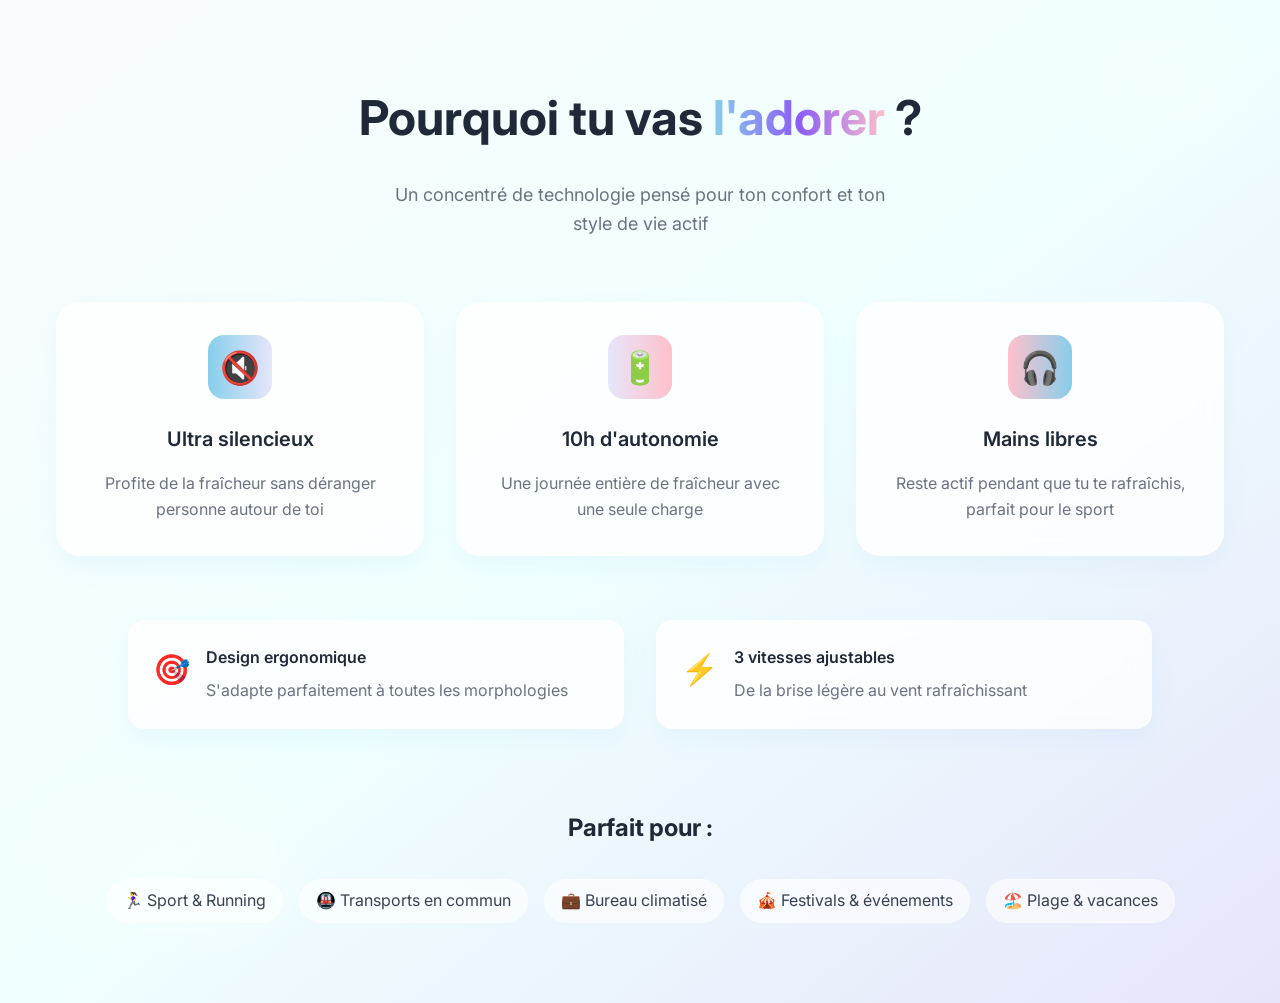
<file: html-export/benefits-section.html>
<!DOCTYPE html>
<html lang="fr">
<head>
    <meta charset="UTF-8">
    <meta name="viewport" content="width=device-width, initial-scale=1.0">
    <title>Benefits Section</title>
    <link rel="stylesheet" href="benefits-styles.css">
</head>
<body>
    <section class="benefits-section">
        <!-- Nuages décoratifs -->
        <div class="background-clouds">
            <div class="cloud cloud-benefits-1"></div>
            <div class="cloud cloud-benefits-2"></div>
        </div>

        <div class="container">
            <div class="section-header">
                <h2 class="section-title">
                    Pourquoi tu vas <span class="gradient-text">l'adorer</span> ?
                </h2>
                <p class="section-description">
                    Un concentré de technologie pensé pour ton confort et ton style de vie actif
                </p>
            </div>

            <!-- Bénéfices principaux avec icônes -->
            <div class="benefits-grid">
                <div class="benefit-card">
                    <div class="benefit-icon icon-blue">
                        🔇
                    </div>
                    <h3 class="benefit-title">Ultra silencieux</h3>
                    <p class="benefit-description">
                        Profite de la fraîcheur sans déranger personne autour de toi
                    </p>
                </div>

                <div class="benefit-card">
                    <div class="benefit-icon icon-purple">
                        🔋
                    </div>
                    <h3 class="benefit-title">10h d'autonomie</h3>
                    <p class="benefit-description">
                        Une journée entière de fraîcheur avec une seule charge
                    </p>
                </div>

                <div class="benefit-card">
                    <div class="benefit-icon icon-pink">
                        🎧
                    </div>
                    <h3 class="benefit-title">Mains libres</h3>
                    <p class="benefit-description">
                        Reste actif pendant que tu te rafraîchis, parfait pour le sport
                    </p>
                </div>
            </div>

            <!-- Bénéfices secondaires -->
            <div class="additional-benefits">
                <div class="additional-benefit">
                    <div class="benefit-emoji">🎯</div>
                    <div class="benefit-content">
                        <h4 class="additional-benefit-title">Design ergonomique</h4>
                        <p class="additional-benefit-description">S'adapte parfaitement à toutes les morphologies</p>
                    </div>
                </div>

                <div class="additional-benefit">
                    <div class="benefit-emoji">⚡</div>
                    <div class="benefit-content">
                        <h4 class="additional-benefit-title">3 vitesses ajustables</h4>
                        <p class="additional-benefit-description">De la brise légère au vent rafraîchissant</p>
                    </div>
                </div>
            </div>

            <!-- Section "Parfait pour" -->
            <div class="perfect-for-section">
                <h3 class="perfect-for-title">Parfait pour :</h3>
                <div class="use-cases">
                    <span class="use-case">🏃‍♀️ Sport & Running</span>
                    <span class="use-case">🚇 Transports en commun</span>
                    <span class="use-case">💼 Bureau climatisé</span>
                    <span class="use-case">🎪 Festivals & événements</span>
                    <span class="use-case">🏖️ Plage & vacances</span>
                </div>
            </div>
        </div>
    </section>
</body>
</html>
</file>
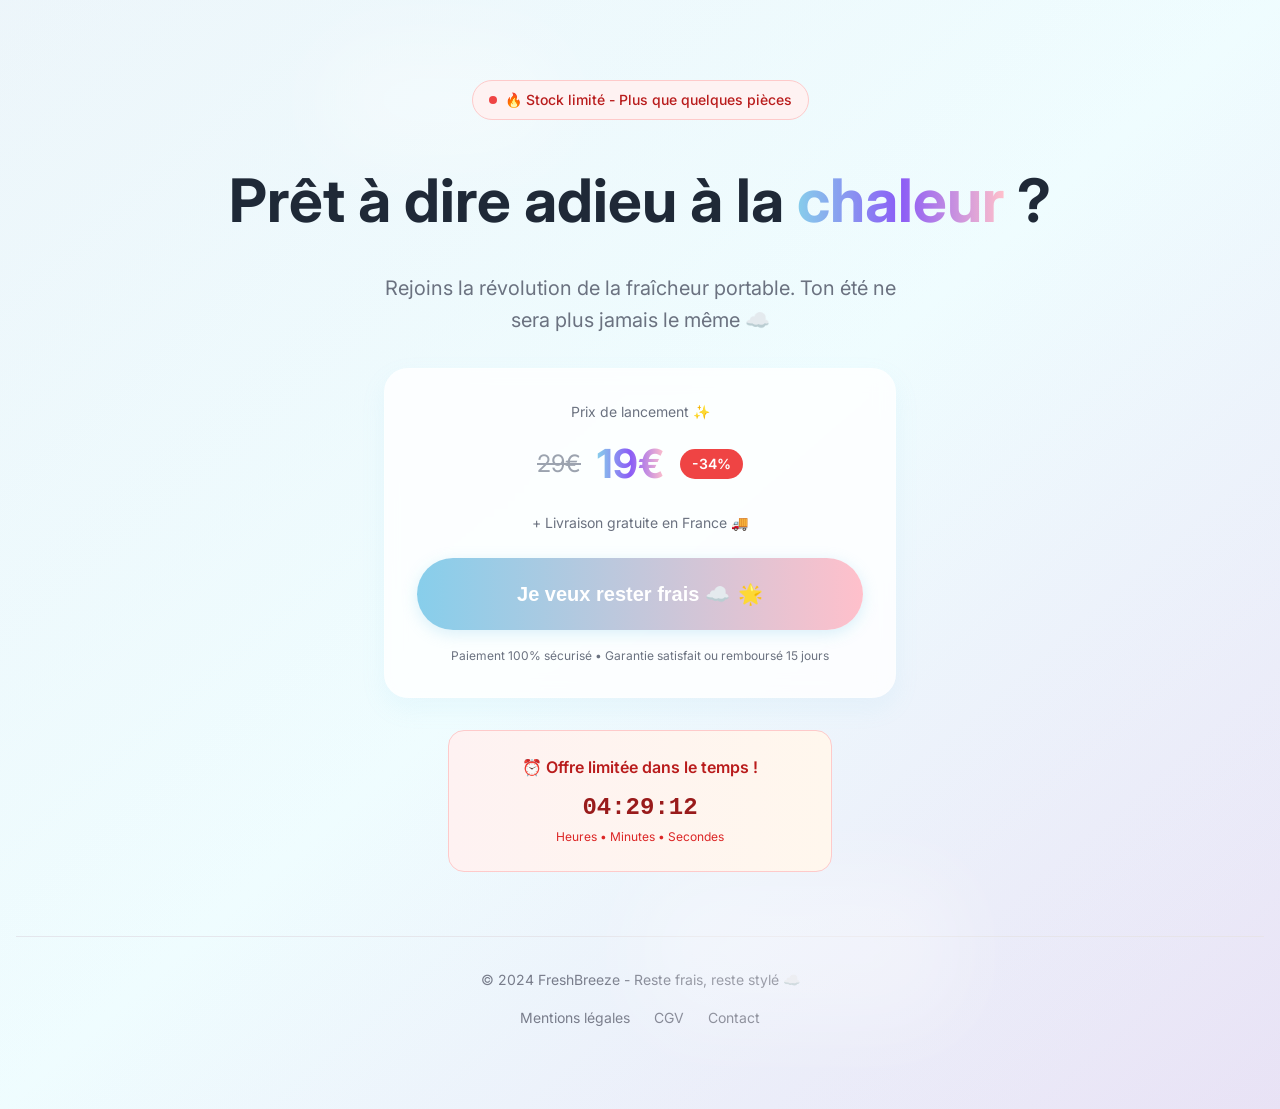
<file: html-export/cta-section.html>
<!DOCTYPE html>
<html lang="fr">
<head>
    <meta charset="UTF-8">
    <meta name="viewport" content="width=device-width, initial-scale=1.0">
    <title>CTA Section</title>
    <link rel="stylesheet" href="cta-styles.css">
</head>
<body>
    <section class="cta-section">
        <!-- Fond dégradé dramatique -->
        <div class="dramatic-background"></div>
        
        <!-- Nuages animés -->
        <div class="background-clouds">
            <div class="cloud cloud-cta-1"></div>
            <div class="cloud cloud-cta-2"></div>
        </div>

        <div class="container">
            <div class="cta-content">
                <!-- Badge urgence -->
                <div class="urgency-badge">
                    <span class="urgency-dot"></span>
                    <span class="urgency-text">🔥 Stock limité - Plus que quelques pièces</span>
                </div>

                <!-- Titre principal -->
                <h2 class="cta-title">
                    Prêt à dire adieu à la <span class="gradient-text">chaleur</span> ?
                </h2>

                <p class="cta-description">
                    Rejoins la révolution de la fraîcheur portable. Ton été ne sera plus jamais le même ☁️
                </p>

                <!-- Offre spéciale -->
                <div class="special-offer">
                    <div class="offer-header">
                        <div class="launch-price">Prix de lancement ✨</div>
                        <div class="price-comparison">
                            <span class="old-price-large">29€</span>
                            <span class="current-price-large">19€</span>
                            <span class="discount-badge">-34%</span>
                        </div>
                        <div class="shipping-info">+ Livraison gratuite en France 🚚</div>
                    </div>

                    <!-- Bouton principal -->
                    <button class="main-cta-button">
                        Je veux rester frais ☁️
                        <span class="button-star">🌟</span>
                    </button>

                    <div class="security-info">Paiement 100% sécurisé • Garantie satisfait ou remboursé 15 jours</div>
                </div>

                <!-- Countdown timer simulé -->
                <div class="countdown-timer">
                    <div class="timer-label">⏰ Offre limitée dans le temps !</div>
                    <div class="timer-display">23:45:12</div>
                    <div class="timer-units">Heures • Minutes • Secondes</div>
                </div>
            </div>
        </div>

        <!-- Footer simple -->
        <footer class="simple-footer">
            <div class="footer-content">
                <p class="footer-copyright">© 2024 FreshBreeze - Reste frais, reste stylé ☁️</p>
                <div class="footer-links">
                    <a href="#" class="footer-link">Mentions légales</a>
                    <a href="#" class="footer-link">CGV</a>
                    <a href="#" class="footer-link">Contact</a>
                </div>
            </div>
        </footer>
    </section>

    <script>
        // Countdown timer simulation
        function updateCountdown() {
            const timer = document.querySelector('.timer-display');
            if (timer) {
                const now = new Date().getTime();
                const tomorrow = new Date();
                tomorrow.setDate(tomorrow.getDate() + 1);
                tomorrow.setHours(0, 0, 0, 0);
                
                const distance = tomorrow - now;
                
                const hours = Math.floor((distance % (1000 * 60 * 60 * 24)) / (1000 * 60 * 60));
                const minutes = Math.floor((distance % (1000 * 60 * 60)) / (1000 * 60));
                const seconds = Math.floor((distance % (1000 * 60)) / 1000);
                
                timer.textContent = `${hours.toString().padStart(2, '0')}:${minutes.toString().padStart(2, '0')}:${seconds.toString().padStart(2, '0')}`;
            }
        }

        // Mettre à jour le countdown chaque seconde
        setInterval(updateCountdown, 1000);
        updateCountdown();

        // Gestion des clics sur les boutons CTA
        document.querySelectorAll('.main-cta-button').forEach(button => {
            button.addEventListener('click', () => {
                console.log('Rediriger vers la page de commande');
                // window.location.href = '/checkout';
            });
        });
    </script>
</body>
</html>
</file>
<file: html-export/benefits-styles.css>
/* Fonts */
@import url('https://fonts.googleapis.com/css2?family=Inter:wght@300;400;500;600;700&display=swap');

/* Variables CSS pour Benefits Section */
:root {
  --sky-blue: #87ceeb;
  --lavender: #e6e6fa;
  --pastel-pink: #ffc0cb;
  --cloud-white: #f8fafc;
  --mint-fresh: #f0ffff;
}

/* Base styles */
* {
  margin: 0;
  padding: 0;
  box-sizing: border-box;
}

body {
  font-family: 'Inter', sans-serif;
  background: linear-gradient(to bottom right, var(--cloud-white), var(--mint-fresh), var(--lavender));
  color: #374151;
  line-height: 1.6;
}

.container {
  max-width: 1200px;
  margin: 0 auto;
  padding: 0 1rem;
}

/* Gradient text */
.gradient-text {
  background: linear-gradient(to right, var(--sky-blue), #8b5cf6, var(--pastel-pink));
  -webkit-background-clip: text;
  -webkit-text-fill-color: transparent;
  background-clip: text;
}

/* Cloud effects */
.background-clouds {
  position: absolute;
  inset: 0;
  pointer-events: none;
  overflow: hidden;
}

.cloud {
  position: absolute;
  background: rgba(255, 255, 255, 0.3);
  border-radius: 50px;
  filter: blur(40px);
  animation: float 6s ease-in-out infinite;
}

@keyframes float {
  0%, 100% { transform: translateY(0px); }
  50% { transform: translateY(-20px); }
}

/* BENEFITS SECTION */
.benefits-section {
  padding: 5rem 1rem;
  position: relative;
}

.cloud-benefits-1 {
  top: 2.5rem;
  right: 2.5rem;
  width: 10rem;
  height: 5rem;
}

.cloud-benefits-2 {
  bottom: 5rem;
  left: 2.5rem;
  width: 15rem;
  height: 7.5rem;
}

.section-header {
  text-align: center;
  margin-bottom: 4rem;
}

.section-title {
  font-size: clamp(1.875rem, 6vw, 3rem);
  font-weight: 700;
  margin-bottom: 1.5rem;
  color: #1f2937;
}

.section-description {
  font-size: 1.125rem;
  color: #6b7280;
  max-width: 32rem;
  margin: 0 auto;
}

.benefits-grid {
  display: grid;
  grid-template-columns: repeat(auto-fit, minmax(300px, 1fr));
  gap: 2rem;
  margin-bottom: 4rem;
}

.benefit-card {
  background: rgba(255, 255, 255, 0.8);
  backdrop-filter: blur(10px);
  border: 1px solid rgba(255, 255, 255, 0.2);
  box-shadow: 0 10px 25px rgba(135, 206, 235, 0.1);
  border-radius: 24px;
  padding: 2rem;
  text-align: center;
  height: 100%;
  transition: all 0.3s ease;
}

.benefit-card:hover {
  transform: scale(1.05);
}

.benefit-icon {
  display: inline-flex;
  align-items: center;
  justify-content: center;
  width: 4rem;
  height: 4rem;
  border-radius: 16px;
  margin-bottom: 1.5rem;
  font-size: 2rem;
  transition: transform 0.3s ease;
}

.benefit-card:hover .benefit-icon {
  transform: scale(1.1);
}

.icon-blue {
  background: linear-gradient(to right, var(--sky-blue), var(--lavender));
}

.icon-purple {
  background: linear-gradient(to right, var(--lavender), var(--pastel-pink));
}

.icon-pink {
  background: linear-gradient(to right, var(--pastel-pink), var(--sky-blue));
}

.benefit-title {
  font-size: 1.25rem;
  font-weight: 600;
  margin-bottom: 1rem;
  color: #1f2937;
}

.benefit-description {
  color: #6b7280;
  line-height: 1.6;
}

.additional-benefits {
  display: grid;
  grid-template-columns: repeat(auto-fit, minmax(400px, 1fr));
  gap: 2rem;
  max-width: 64rem;
  margin: 0 auto 5rem;
}

.additional-benefit {
  background: rgba(255, 255, 255, 0.8);
  backdrop-filter: blur(10px);
  border: 1px solid rgba(255, 255, 255, 0.2);
  box-shadow: 0 10px 25px rgba(135, 206, 235, 0.1);
  border-radius: 16px;
  padding: 1.5rem;
  display: flex;
  align-items: flex-start;
  gap: 1rem;
  transition: all 0.3s ease;
}

.additional-benefit:hover {
  transform: scale(1.05);
}

.benefit-emoji {
  font-size: 1.875rem;
}

.additional-benefit-title {
  font-weight: 600;
  color: #1f2937;
  margin-bottom: 0.5rem;
}

.additional-benefit-description {
  color: #6b7280;
}

.perfect-for-section {
  text-align: center;
}

.perfect-for-title {
  font-size: 1.5rem;
  font-weight: 700;
  margin-bottom: 2rem;
  color: #1f2937;
}

.use-cases {
  display: flex;
  flex-wrap: wrap;
  justify-content: center;
  gap: 1rem;
}

.use-case {
  background: rgba(255, 255, 255, 0.6);
  backdrop-filter: blur(10px);
  padding: 0.5rem 1rem;
  border-radius: 50px;
  border: 1px solid rgba(255, 255, 255, 0.3);
  color: #374151;
  transition: transform 0.3s ease;
  cursor: pointer;
}

.use-case:hover {
  transform: scale(1.05);
}

/* Responsive Design */
@media (max-width: 768px) {
  .benefits-grid {
    grid-template-columns: 1fr;
  }
  
  .additional-benefits {
    grid-template-columns: 1fr;
  }
}
</file>
<file: html-export/cta-styles.css>
/* Fonts */
@import url('https://fonts.googleapis.com/css2?family=Inter:wght@300;400;500;600;700&display=swap');

/* Variables CSS pour CTA Section */
:root {
  --sky-blue: #87ceeb;
  --lavender: #e6e6fa;
  --pastel-pink: #ffc0cb;
  --cloud-white: #f8fafc;
  --mint-fresh: #f0ffff;
}

/* Base styles */
* {
  margin: 0;
  padding: 0;
  box-sizing: border-box;
}

body {
  font-family: 'Inter', sans-serif;
  background: linear-gradient(to bottom right, var(--cloud-white), var(--mint-fresh), var(--lavender));
  color: #374151;
  line-height: 1.6;
}

.container {
  max-width: 1200px;
  margin: 0 auto;
  padding: 0 1rem;
}

/* Gradient text */
.gradient-text {
  background: linear-gradient(to right, var(--sky-blue), #8b5cf6, var(--pastel-pink));
  -webkit-background-clip: text;
  -webkit-text-fill-color: transparent;
  background-clip: text;
}

/* Cloud effects */
.background-clouds {
  position: absolute;
  inset: 0;
  pointer-events: none;
  overflow: hidden;
}

.cloud {
  position: absolute;
  background: rgba(255, 255, 255, 0.3);
  border-radius: 50px;
  filter: blur(40px);
  animation: float 6s ease-in-out infinite;
}

@keyframes float {
  0%, 100% { transform: translateY(0px); }
  50% { transform: translateY(-20px); }
}

@keyframes pulse-soft {
  0%, 100% { opacity: 1; }
  50% { opacity: 0.8; }
}

/* CTA SECTION */
.cta-section {
  padding: 5rem 1rem;
  position: relative;
  overflow: hidden;
}

.dramatic-background {
  position: absolute;
  inset: 0;
  background: linear-gradient(to bottom right, var(--sky-blue), var(--lavender), var(--pastel-pink));
  opacity: 0.1;
}

.cloud-cta-1 {
  top: 2.5rem;
  left: 25%;
  width: 15rem;
  height: 7.5rem;
}

.cloud-cta-2 {
  bottom: 5rem;
  right: 25%;
  width: 20rem;
  height: 10rem;
  animation-delay: 1.5s;
}

.cta-content {
  max-width: 64rem;
  margin: 0 auto;
  text-align: center;
  position: relative;
  z-index: 10;
}

.urgency-badge {
  display: inline-flex;
  align-items: center;
  gap: 0.5rem;
  background: #fef2f2;
  border: 1px solid #fecaca;
  padding: 0.5rem 1rem;
  border-radius: 50px;
  margin-bottom: 2rem;
  animation: pulse-soft 2s infinite;
}

.urgency-dot {
  width: 0.5rem;
  height: 0.5rem;
  background: #ef4444;
  border-radius: 50%;
  animation: pulse 2s infinite;
}

@keyframes pulse {
  0%, 100% { transform: scale(1); }
  50% { transform: scale(1.1); }
}

.urgency-text {
  color: #b91c1c;
  font-weight: 500;
  font-size: 0.875rem;
}

.cta-title {
  font-size: clamp(2.5rem, 8vw, 3.75rem);
  font-weight: 700;
  margin-bottom: 1.5rem;
  color: #1f2937;
}

.cta-description {
  font-size: 1.25rem;
  color: #6b7280;
  margin-bottom: 2rem;
  max-width: 32rem;
  margin-left: auto;
  margin-right: auto;
}

.special-offer {
  background: rgba(255, 255, 255, 0.8);
  backdrop-filter: blur(10px);
  border: 1px solid rgba(255, 255, 255, 0.2);
  box-shadow: 0 10px 25px rgba(135, 206, 235, 0.1);
  border-radius: 24px;
  padding: 2rem;
  margin-bottom: 2rem;
  max-width: 32rem;
  margin-left: auto;
  margin-right: auto;
}

.offer-header {
  text-align: center;
  margin-bottom: 1.5rem;
}

.launch-price {
  font-size: 0.875rem;
  color: #6b7280;
  margin-bottom: 0.5rem;
}

.price-comparison {
  display: flex;
  align-items: center;
  justify-content: center;
  gap: 1rem;
  margin-bottom: 1rem;
}

.old-price-large {
  font-size: 1.5rem;
  color: #9ca3af;
  text-decoration: line-through;
}

.current-price-large {
  font-size: 2.5rem;
  font-weight: 700;
  background: linear-gradient(to right, var(--sky-blue), #8b5cf6, var(--pastel-pink));
  -webkit-background-clip: text;
  -webkit-text-fill-color: transparent;
  background-clip: text;
}

.discount-badge {
  background: #ef4444;
  color: white;
  padding: 0.25rem 0.75rem;
  border-radius: 50px;
  font-size: 0.875rem;
  font-weight: 600;
}

.shipping-info {
  font-size: 0.875rem;
  color: #6b7280;
}

.main-cta-button {
  background: linear-gradient(to right, var(--sky-blue), var(--pastel-pink));
  color: white;
  border: none;
  font-size: 1.25rem;
  padding: 1.5rem 3rem;
  width: 100%;
  margin-bottom: 1rem;
  border-radius: 50px;
  font-weight: 600;
  cursor: pointer;
  transition: all 0.3s ease;
  box-shadow: 0 4px 15px rgba(135, 206, 235, 0.3);
  display: inline-flex;
  align-items: center;
  justify-content: center;
  gap: 0.5rem;
}

.main-cta-button:hover {
  background: linear-gradient(to right, var(--pastel-pink), var(--sky-blue));
  transform: scale(1.05);
  box-shadow: 0 6px 20px rgba(135, 206, 235, 0.4);
}

.button-star {
  transition: transform 0.3s ease;
}

.main-cta-button:hover .button-star {
  transform: translateX(0.5rem);
}

.security-info {
  font-size: 0.75rem;
  color: #6b7280;
}

.countdown-timer {
  background: linear-gradient(to right, #fef2f2, #fff7ed);
  border: 1px solid #fecaca;
  border-radius: 16px;
  padding: 1.5rem;
  max-width: 24rem;
  margin: 0 auto;
}

.timer-label {
  color: #b91c1c;
  font-weight: 600;
  margin-bottom: 0.5rem;
}

.timer-display {
  font-size: 1.5rem;
  font-weight: 700;
  color: #991b1b;
  font-family: 'Courier New', monospace;
}

.timer-units {
  font-size: 0.75rem;
  color: #dc2626;
}

.simple-footer {
  margin-top: 4rem;
  text-align: center;
  color: #6b7280;
  font-size: 0.875rem;
}

.footer-content {
  border-top: 1px solid #e5e7eb;
  padding-top: 2rem;
}

.footer-copyright {
  margin-bottom: 1rem;
}

.footer-links {
  display: flex;
  justify-content: center;
  gap: 1.5rem;
}

.footer-link {
  color: #6b7280;
  text-decoration: none;
  transition: color 0.3s ease;
}

.footer-link:hover {
  color: var(--sky-blue);
}

/* Responsive Design */
@media (max-width: 640px) {
  .price-comparison {
    flex-direction: column;
    gap: 0.5rem;
  }
  
  .main-cta-button {
    font-size: 1rem;
    padding: 1rem 2rem;
  }
  
  .footer-links {
    flex-direction: column;
    gap: 0.5rem;
  }
}
</file>
